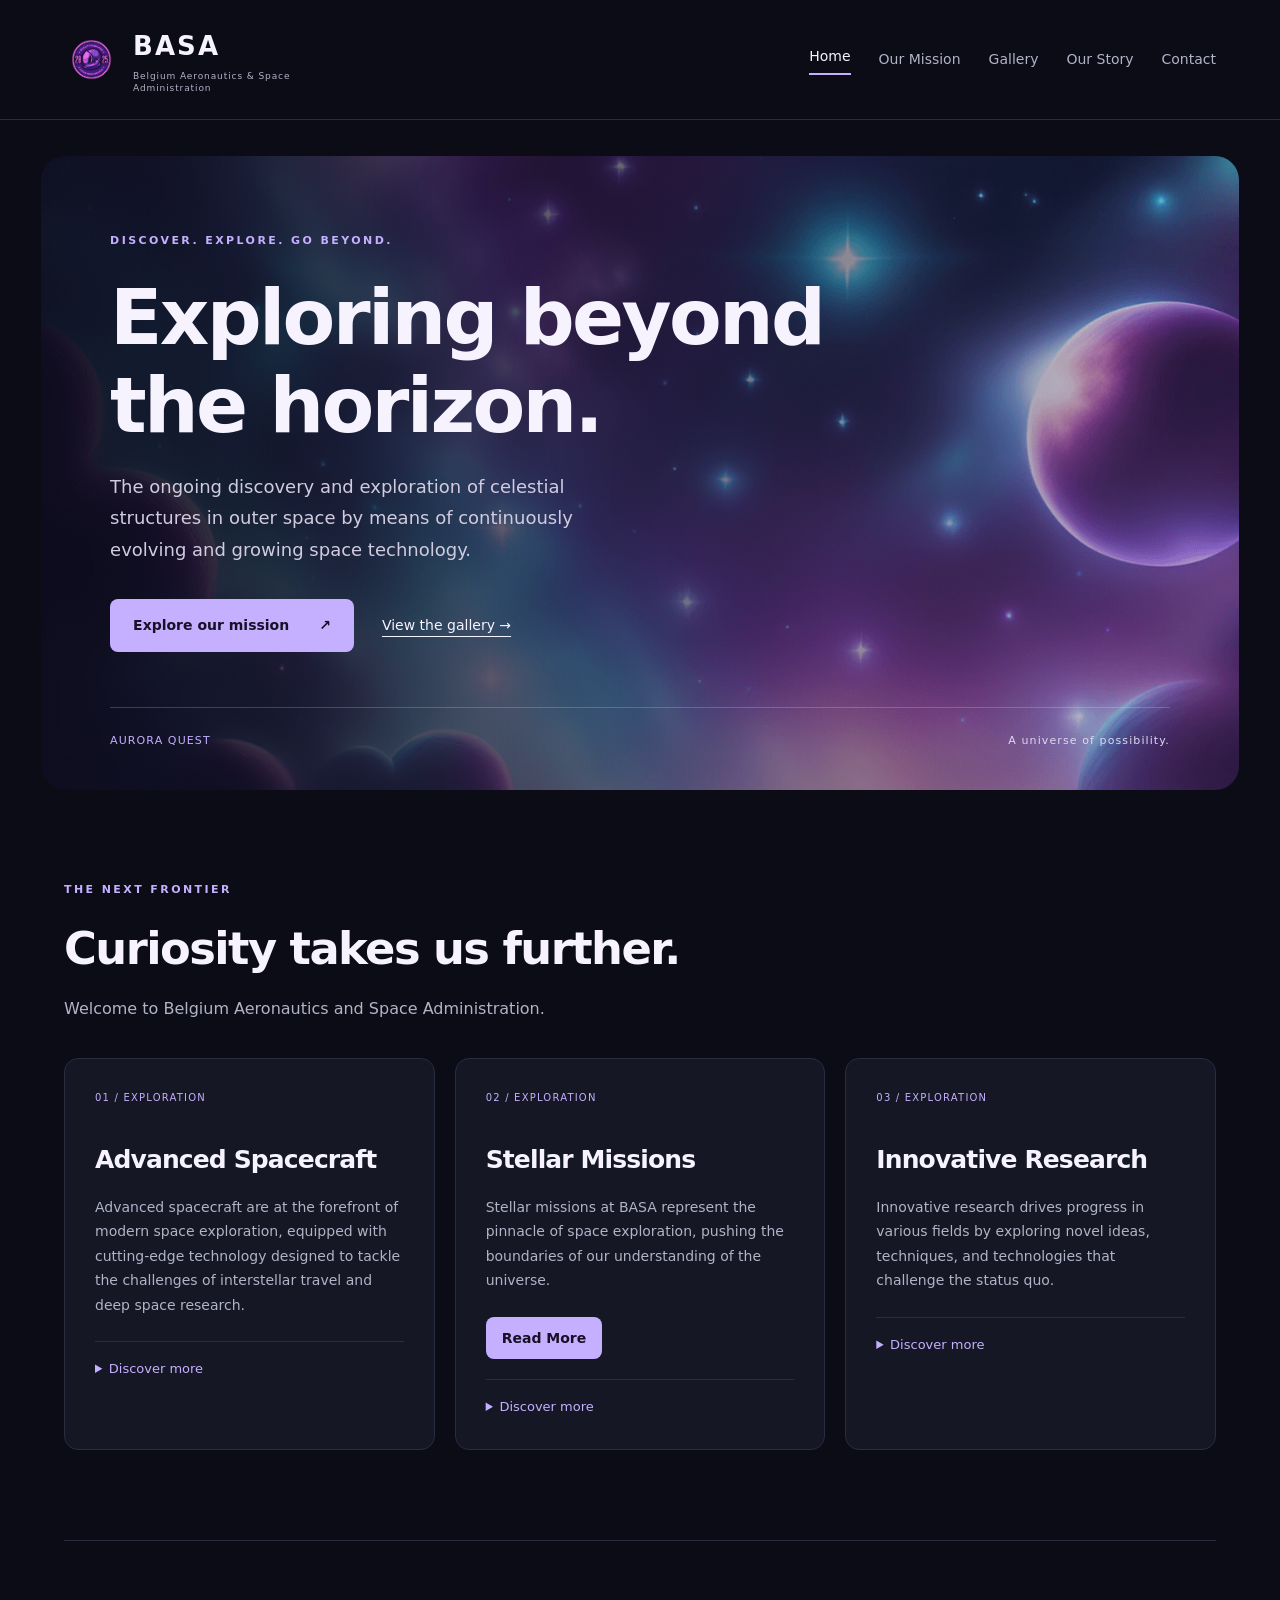
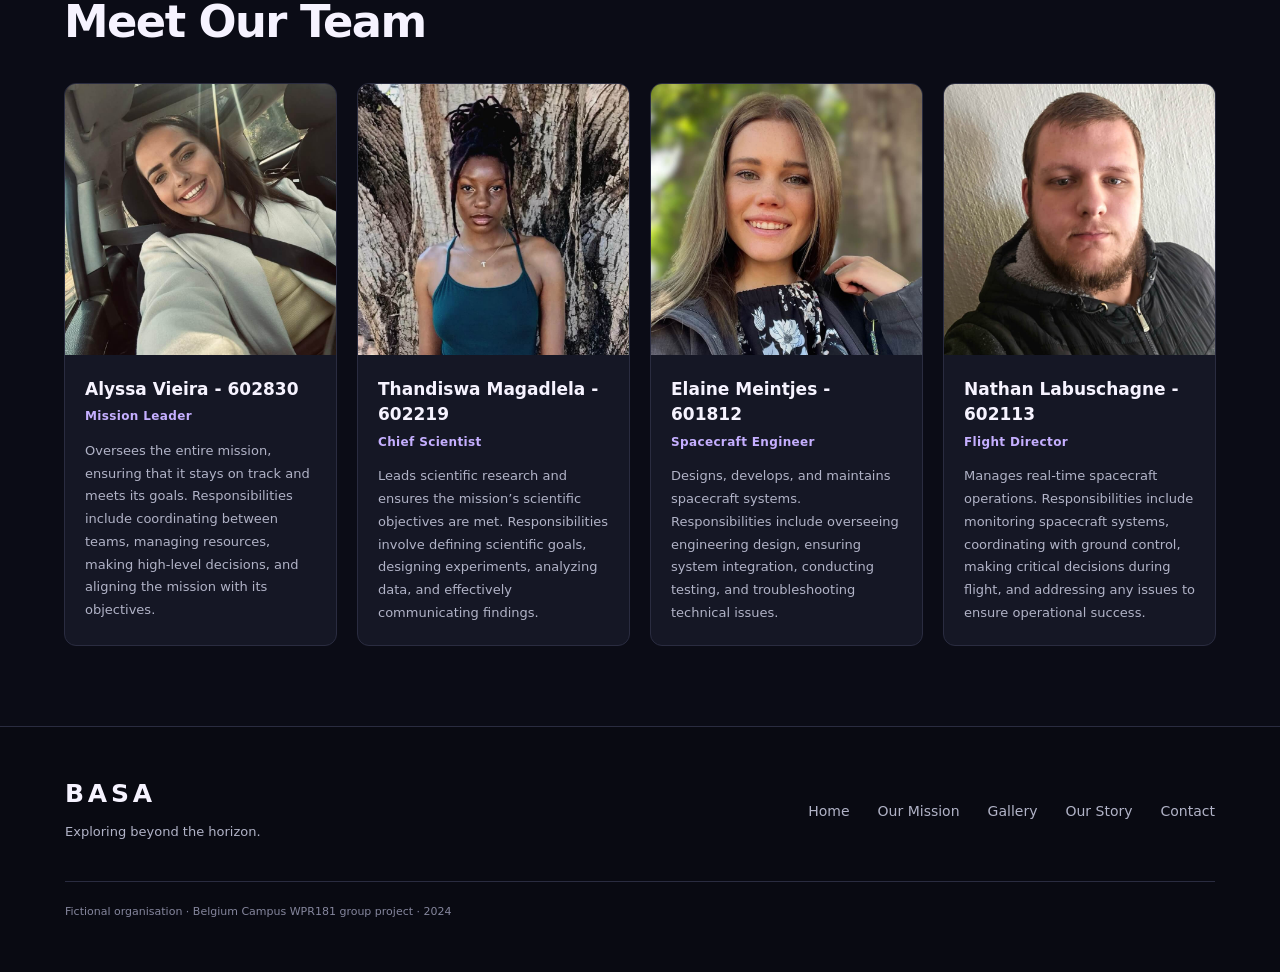
<file: index.html>
<!DOCTYPE html>
<html lang="en">
<head>
    <meta charset="UTF-8">
    <meta content="width=device-width,initial-scale=1" name="viewport">
    <title>BASA | Exploring Beyond the Horizon</title>
    <link href="BASA.css" rel="stylesheet">
</head>
<body>
    <a class="skip-link" href="#main-content">Skip to content</a><header class="site-header"><a class="brand" href="index.html"><img src="Images/Logo.png" alt="BASA logo"><span>BASA<small>Belgium Aeronautics &amp; Space Administration</small></span></a><nav aria-label="Main navigation"><a href="index.html" aria-current="page">Home</a><a href="OurMission.html">Our Mission</a><a href="Gallery.html">Gallery</a><a href="Info.html">Our Story</a><a href="Contact.html">Contact</a></nav></header><main id="main-content">
        <section class="hero">
            <p class="eyebrow">DISCOVER. EXPLORE. GO BEYOND.</p>
<h1>Exploring beyond the horizon.</h1>
            <p>The ongoing discovery and exploration of celestial structures in outer space by means of continuously evolving and growing space technology.</p>
        <div class="hero-actions">
<a class="button" href="OurMission.html">Explore our mission <span aria-hidden="true">↗</span></a><a class="text-link" href="Gallery.html">View the gallery →</a>
</div>
<div class="hero-caption">
<span>AURORA QUEST</span><span>A universe of possibility.</span>
</div></section>
        <div class="section-heading">
<p class="eyebrow">THE NEXT FRONTIER</p>
<h2>Curiosity takes us further.</h2>
<p>Welcome to Belgium Aeronautics and Space Administration.</p>
</div>
<section class="key-features">
            <div class="feature-item">
                <span class="card-number">01 / EXPLORATION</span><h2>Advanced Spacecraft</h2>
                <p>Advanced spacecraft are at the forefront of modern space exploration, equipped with cutting-edge technology designed to tackle the challenges of interstellar travel and deep space research.</p>
            <details><summary>Discover more</summary><p>These spacecraft feature sophisticated propulsion systems, such as ion drives and nuclear thermal engines, that enable them to traverse vast distances more efficiently. They are also fitted with high-resolution sensors and scientific instruments that can analyze cosmic phenomena, capture detailed images, and collect valuable data from distant celestial bodies. Advanced spacecraft are often built with durable materials and innovative designs to withstand the harsh conditions of space, including extreme temperatures and radiation. By pushing the boundaries of engineering and technology, these spacecraft not only enhance our ability to explore the outer reaches of the solar system but also pave the way for future missions that could reveal the mysteries of the universe.</p></details>
</div>
            <div class="feature-item">
                <span class="card-number">02 / EXPLORATION</span><h2>Stellar Missions</h2>
                <p>Stellar missions at BASA represent the pinnacle of space exploration, pushing the boundaries of our understanding of the universe.</p>
                <a href="OurMission.html" id="ReadMoreButton">Read More</a>
            <details><summary>Discover more</summary><p>These missions aim to explore the fundamental processes of stellar formation, evolution, and death, offering insights into the life cycles of stars and their impact on the cosmos. By deploying advanced telescopes, spacecraft, and observational technologies, BASA's stellar missions delve into phenomena such as supernovae, neutron stars, and black holes. Through these endeavors, scientists gather crucial data that not only enhance our knowledge of stellar mechanics but also contribute to our broader comprehension of cosmic history and the origins of elements essential for life. Each mission not only expands our scientific horizons but also inspires the next generation of astronomers and space explorers.</p></details>
</div>
            <div class="feature-item">
                <span class="card-number">03 / EXPLORATION</span><h2>Innovative Research</h2>
                <p>Innovative research drives progress in various fields by exploring novel ideas, techniques, and technologies that challenge the status quo.</p>
            <details><summary>Discover more</summary><p>It often involves interdisciplinary approaches, combining insights from different scientific disciplines to address complex problems and generate breakthrough discoveries. This type of research focuses on pushing the boundaries of current knowledge, utilizing cutting-edge tools and methodologies to uncover new phenomena and solve pressing issues. Whether through developing advanced materials, creating new computational models, or investigating unexplored areas of science, innovative research not only enhances our understanding of the world but also opens up new possibilities for practical applications and technological advancements. By fostering creativity and encouraging experimentation, it fuels progress and drives transformative changes across industries and society.</p></details>
</div>
        </section>
        <section class="team-section">
            <h2>Meet Our Team</h2>
            <section class="team-members">
                <div id="Alyssa">
                    <img alt="Alyssa Vieira" src="Images/Alyssa.jpg" loading="lazy">
                    <h3>Alyssa Vieira - 602830</h3>
                    <h4>Mission Leader</h4>
                    <p>Oversees the entire mission, ensuring that it stays on track and meets its goals. Responsibilities include coordinating between teams, managing resources, making high-level decisions, and aligning the mission with its objectives.</p>
                </div>
                <div id="Thandi">
                    <img alt="Thandiswa Magadlela" src="Images/Thandiswa.jpg" loading="lazy">
                    <h3>Thandiswa Magadlela - 602219</h3>
                    <h4>Chief Scientist</h4>
                    <p>Leads scientific research and ensures the mission’s scientific objectives are met. Responsibilities involve defining scientific goals, designing experiments, analyzing data, and effectively communicating findings.</p>
                </div>
                <div id="Elaine">
                    <img alt="Elaine Meintjes" src="Images/Elaine.jpg" loading="lazy">
                    <h3>Elaine Meintjes - 601812</h3>
                    <h4>Spacecraft Engineer</h4>
                    <p>Designs, develops, and maintains spacecraft systems. Responsibilities include overseeing engineering design, ensuring system integration, conducting testing, and troubleshooting technical issues.</p>
                </div>
                <div id="Nathan">
                    <img alt="Nathan Labuschagne" src="Images/Nathan.jpg" loading="lazy">
                    <h3>Nathan Labuschagne - 602113</h3>
                    <h4>Flight Director</h4>
                    <p>Manages real-time spacecraft operations. Responsibilities include monitoring spacecraft systems, coordinating with ground control, making critical decisions during flight, and addressing any issues to ensure operational success.</p>
                </div>
            </section>
        </section>
    </main>
    <footer class="site-footer"><div>
<strong>BASA</strong><p>Exploring beyond the horizon.</p>
</div>
<nav aria-label="Footer navigation"><a href="index.html">Home</a><a href="OurMission.html">Our Mission</a><a href="Gallery.html">Gallery</a><a href="Info.html">Our Story</a><a href="Contact.html">Contact</a></nav><p class="project-note">Fictional organisation · Belgium Campus WPR181 group project · 2024</p></footer>
</body>
</html>
</file>
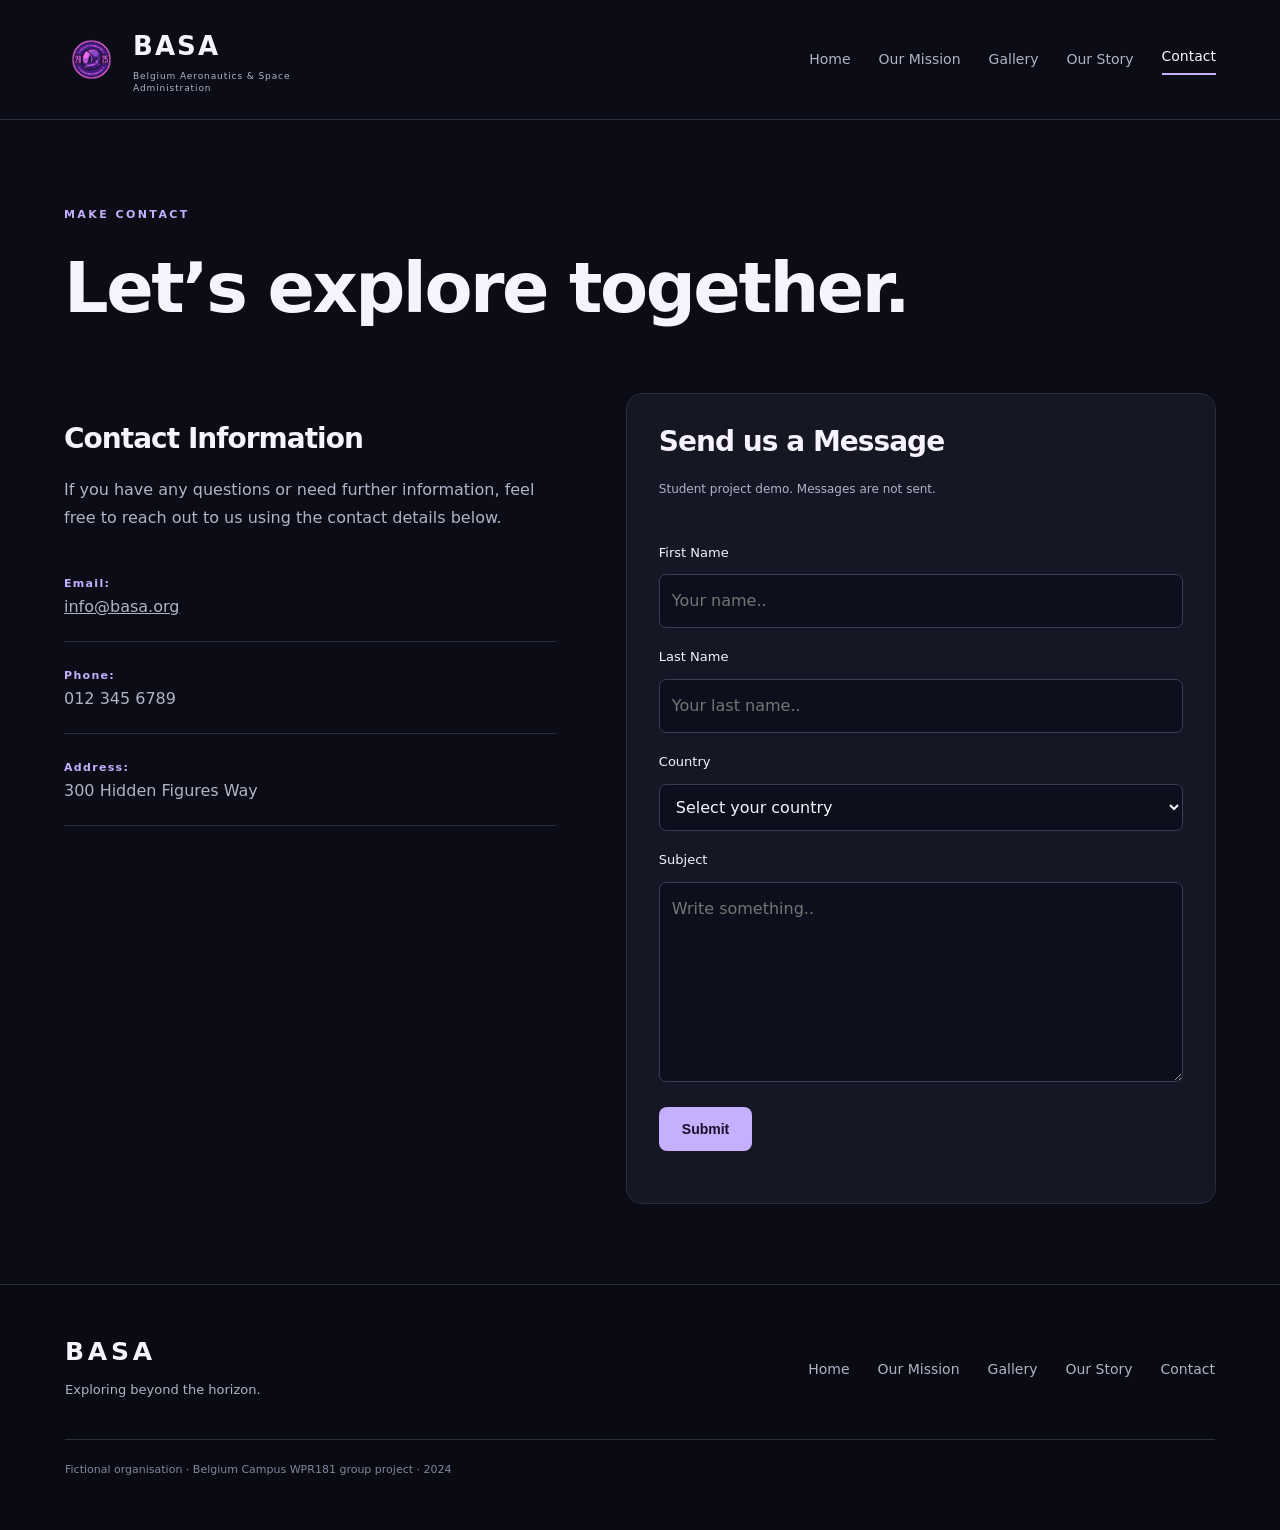
<file: Contact.html>
<!DOCTYPE html>
<html lang="en">
<head>
    <meta charset="UTF-8">
    <meta content="width=device-width,initial-scale=1" name="viewport">
    <title>Contact Us - Belgium Aeronautics and Space Administration | BASA</title>
    <link href="BASA.css" rel="stylesheet">
</head>
<body>
    <a class="skip-link" href="#main-content">Skip to content</a><header class="site-header"><a class="brand" href="index.html"><img src="Images/Logo.png" alt="BASA logo"><span>BASA<small>Belgium Aeronautics &amp; Space Administration</small></span></a><nav aria-label="Main navigation"><a href="index.html">Home</a><a href="OurMission.html">Our Mission</a><a href="Gallery.html">Gallery</a><a href="Info.html">Our Story</a><a href="Contact.html" aria-current="page">Contact</a></nav></header><main id="main-content" class="contact-layout">
        <section class="page-intro"><p class="eyebrow">MAKE CONTACT</p>
<h1>Let’s explore together.</h1></section><section class="contact-info">
            <h2>Contact Information</h2>
            <p>If you have any questions or need further information, feel free to reach out to us using the contact details below.</p>
            <address>
                <p><strong>Email:</strong><a href="mailto:info@basa.org">info@basa.org</a></p>
                <p><strong>Phone:</strong>012 345 6789</p>
                <p><strong>Address:</strong>300 Hidden Figures Way</p>
            </address>
        </section>
        <section class="contact form">
            <h2>Send us a Message</h2>
            <div class="container">
                <form id="demo-contact">
                    <p class="form-note">Student project demo. Messages are not sent.</p>
<label for="fname">First Name</label>
                    <input id="fname" name="firstname" placeholder="Your name.." type="text" required="required">
                    <label for="lname">Last Name</label>
                    <input id="lname" name="lastname" placeholder="Your last name.." type="text" required="required">
                    <label for="country">Country</label>
                    <select id="country" name="country">
                        <option value="" disabled selected>Select your country</option>
                        <option value="australia">Australia</option>
                        <option value="canada">Canada</option>
                        <option value="usa">USA</option>
                        <option value="uk">United Kingdom</option>
                        <option value="germany">Germany</option>
                        <option value="france">France</option>
                        <option value="italy">Italy</option>
                        <option value="spain">Spain</option>
                        <option value="netherlands">Netherlands</option>
                        <option value="belgium">Belgium</option>
                        <option value="india">India</option>
                        <option value="china">China</option>
                        <option value="japan">Japan</option>
                        <option value="south-korea">South Korea</option>
                        <option value="brazil">Brazil</option>
                        <option value="mexico">Mexico</option>
                        <option value="south-africa">South Africa</option>
                        <option value="russia">Russia</option>
                    </select>
                    <label for="subject">Subject</label>
                    <textarea id="subject" name="subject" placeholder="Write something.." style="height:200px"></textarea>
                    <input type="submit" value="Submit">
                <p id="form-status" role="status"></p>
</form>
            </div>
        </section>
    </main>
    <footer class="site-footer"><div>
<strong>BASA</strong><p>Exploring beyond the horizon.</p>
</div>
<nav aria-label="Footer navigation"><a href="index.html">Home</a><a href="OurMission.html">Our Mission</a><a href="Gallery.html">Gallery</a><a href="Info.html">Our Story</a><a href="Contact.html">Contact</a></nav><p class="project-note">Fictional organisation · Belgium Campus WPR181 group project · 2024</p></footer><script>document.getElementById('demo-contact').addEventListener('submit',function(e){e.preventDefault();document.getElementById('form-status').textContent='Thank you! This demonstration does not send or store messages.';});</script>
</body>
</html>
</file>
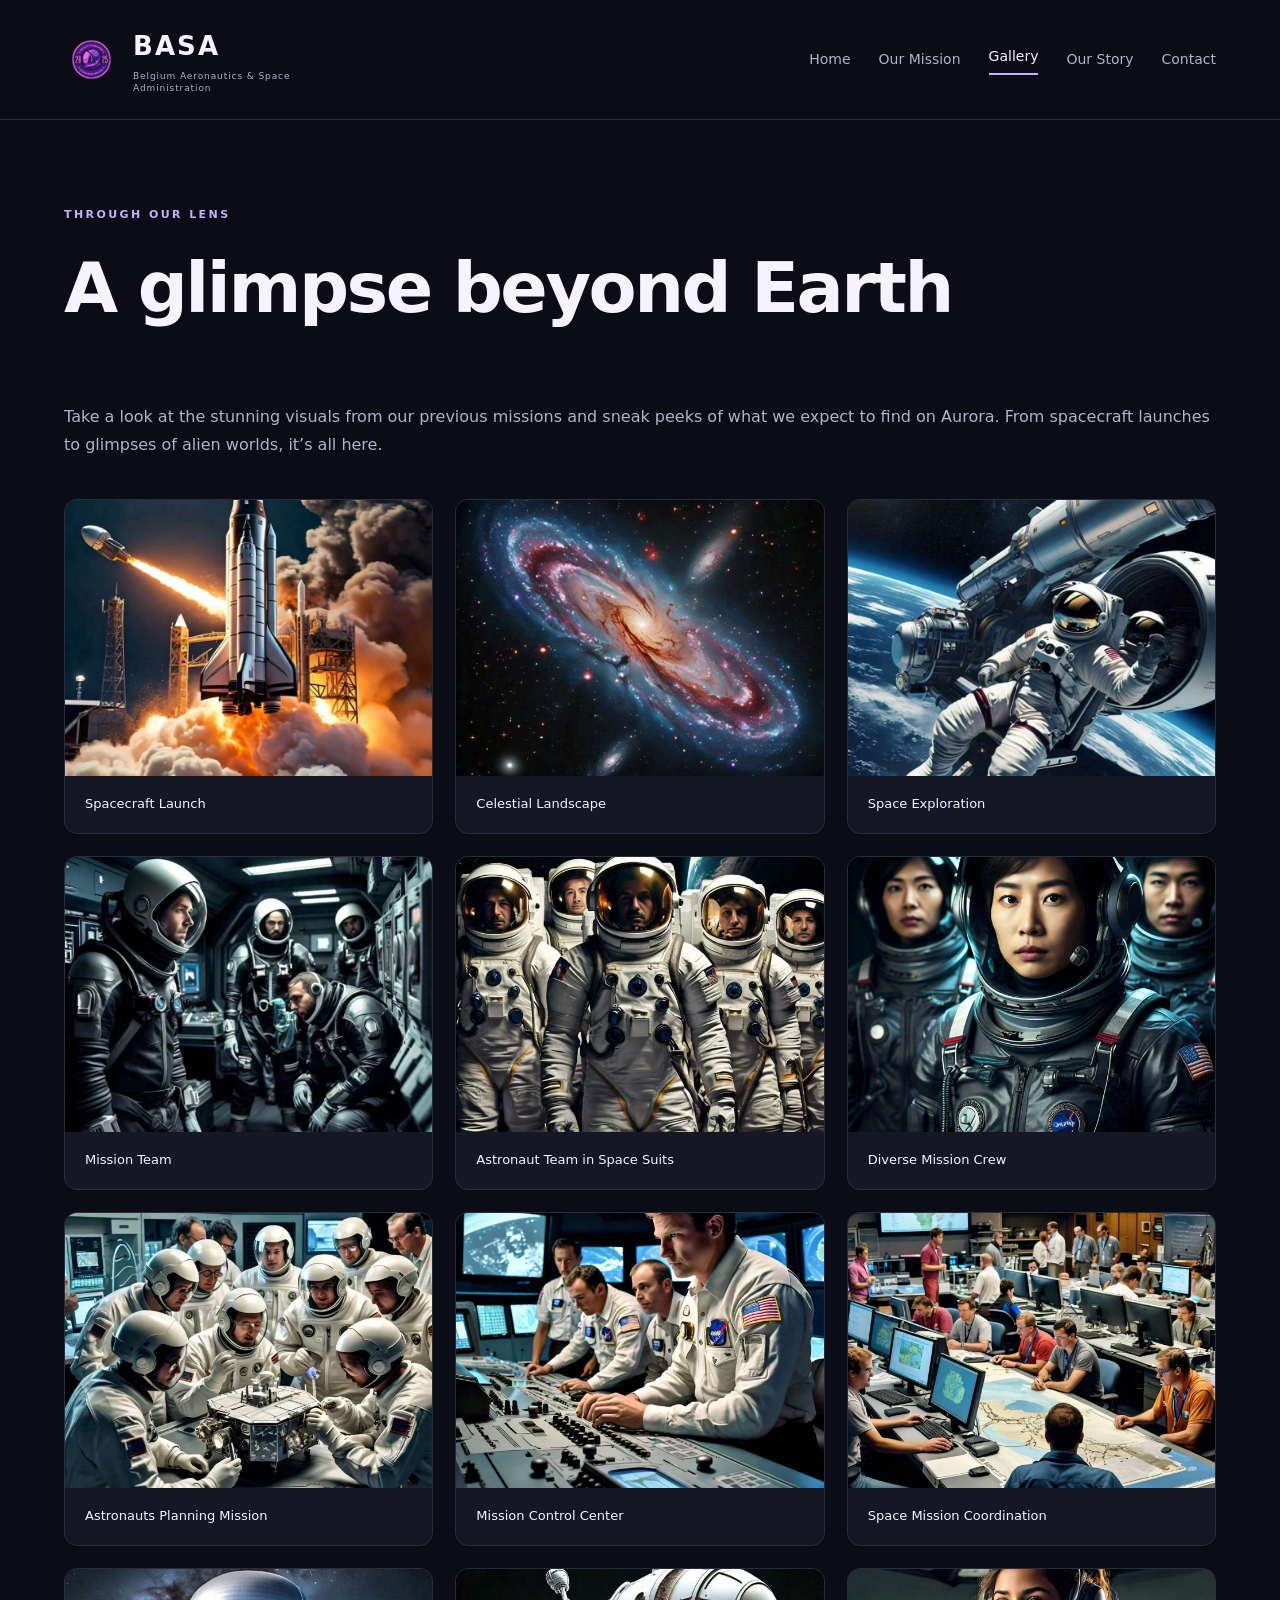
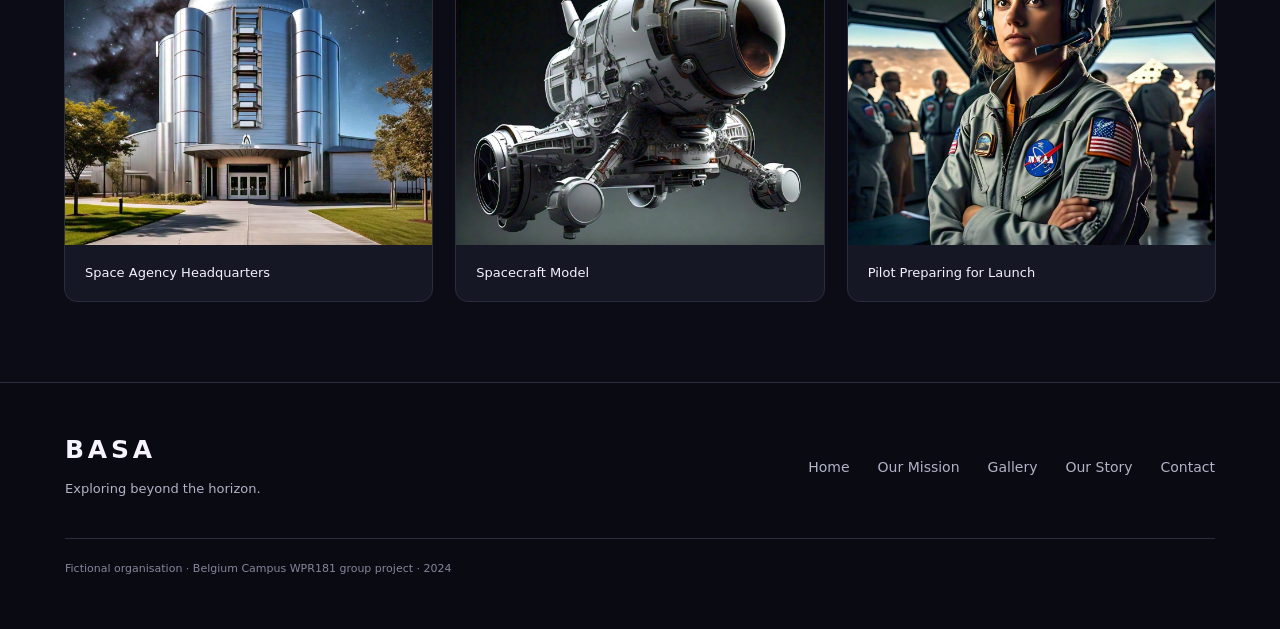
<file: Gallery.html>
<!DOCTYPE html>
<html lang="en">
<head>
    <meta charset="UTF-8">
    <meta content="width=device-width, initial-scale=1" name="viewport">
    <title>Gallery | BASA</title>
    <link href="BASA.css" rel="stylesheet">
</head>
<body>
    <a class="skip-link" href="#main-content">Skip to content</a><header class="site-header"><a class="brand" href="index.html"><img src="Images/Logo.png" alt="BASA logo"><span>BASA<small>Belgium Aeronautics &amp; Space Administration</small></span></a><nav aria-label="Main navigation"><a href="index.html">Home</a><a href="OurMission.html">Our Mission</a><a href="Gallery.html" aria-current="page">Gallery</a><a href="Info.html">Our Story</a><a href="Contact.html">Contact</a></nav></header><main id="main-content">
        <section class="page-intro"><p class="eyebrow">THROUGH OUR LENS</p>
<h1>A glimpse beyond Earth</h1></section><p>Take a look at the stunning visuals from our previous missions and sneak peeks of what we expect to find on Aurora. From spacecraft launches to glimpses of alien worlds, it’s all here.</p>
        <section class="gallery">
            <div class="gallery-item">
                <a href="Images/spacecraft-launch.jpg" target="_blank" rel="noopener noreferrer">
                    <img alt="Spacecraft Launch" src="Images/spacecraft-launch.jpg" loading="lazy">
                </a>
                <div class="desc">Spacecraft Launch</div>
            </div>
            <div class="gallery-item">
                <a href="Images/celestial-landscape.jpg" target="_blank" rel="noopener noreferrer">
                    <img alt="Galactic Swirl" src="Images/celestial-landscape.jpg" loading="lazy">
                </a>
                <div class="desc">Celestial Landscape</div>
            </div>
            <div class="gallery-item">
                <a href="Images/space-exploration.jpg" target="_blank" rel="noopener noreferrer">
                    <img alt="Orbiting Earth" src="Images/space-exploration.jpg" loading="lazy">
                </a>
                <div class="desc">Space Exploration</div>
            </div>
            <div class="gallery-item">
                <a href="Images/mission-team.jpg" target="_blank" rel="noopener noreferrer">
                    <img alt="Galactic Gear-Up" src="Images/mission-team.jpg" loading="lazy">
                </a>
                <div class="desc">Mission Team</div>
            </div>
            <div class="gallery-item">
                <a href="Images/astronauts1.jpg" target="_blank" rel="noopener noreferrer">
                    <img alt="Our Great Team" src="Images/astronauts1.jpg" loading="lazy">
                </a>
                <div class="desc">Astronaut Team in Space Suits</div>
            </div>
            <div class="gallery-item">
                <a href="Images/astronauts2.jpg" target="_blank" rel="noopener noreferrer">
                    <img alt="Mission Ready" src="Images/astronauts2.jpg" loading="lazy">
                </a>
                <div class="desc">Diverse Mission Crew</div>
            </div>
            <div class="gallery-item">
                <a href="Images/astronauts3.jpg" target="_blank" rel="noopener noreferrer">
                    <img alt="Cosmic Collaboration" src="Images/astronauts3.jpg" loading="lazy">
                </a>
                <div class="desc">Astronauts Planning Mission</div>
            </div>
            <div class="gallery-item">
                <a href="Images/astronauts4.jpg" target="_blank" rel="noopener noreferrer">
                    <img alt="Mission Control Center" src="Images/astronauts4.jpg" loading="lazy">
                </a>
                <div class="desc">Mission Control Center</div>
            </div>
            <div class="gallery-item">
                <a href="Images/astronauts5.jpg" target="_blank" rel="noopener noreferrer">
                    <img alt="Mission Maneuver" src="Images/astronauts5.jpg" loading="lazy">
                </a>
                <div class="desc">Space Mission Coordination</div>
            </div>
            <div class="gallery-item">
                <a href="Images/astronauts6.jpg" target="_blank" rel="noopener noreferrer">
                    <img alt="BASA Headquarters" src="Images/astronauts6.jpg" loading="lazy">
                </a>
                <div class="desc">Space Agency Headquarters</div>
            </div>
            <div class="gallery-item">
                <a href="Images/astronauts7.jpg" target="_blank" rel="noopener noreferrer">
                    <img alt="Orbital Cruiser" src="Images/astronauts7.jpg" loading="lazy">
                </a>
                <div class="desc">Spacecraft Model</div>
            </div>
            <div class="gallery-item">
                <a href="Images/astronauts8.jpg" target="_blank" rel="noopener noreferrer">
                    <img alt="Crew Operations Specialist" src="Images/astronauts8.jpg" loading="lazy">
                </a>
                <div class="desc">Pilot Preparing for Launch </div>
            </div>
        </section>
    </main>
    <footer class="site-footer"><div>
<strong>BASA</strong><p>Exploring beyond the horizon.</p>
</div>
<nav aria-label="Footer navigation"><a href="index.html">Home</a><a href="OurMission.html">Our Mission</a><a href="Gallery.html">Gallery</a><a href="Info.html">Our Story</a><a href="Contact.html">Contact</a></nav><p class="project-note">Fictional organisation · Belgium Campus WPR181 group project · 2024</p></footer>
</body>
</html>
</file>
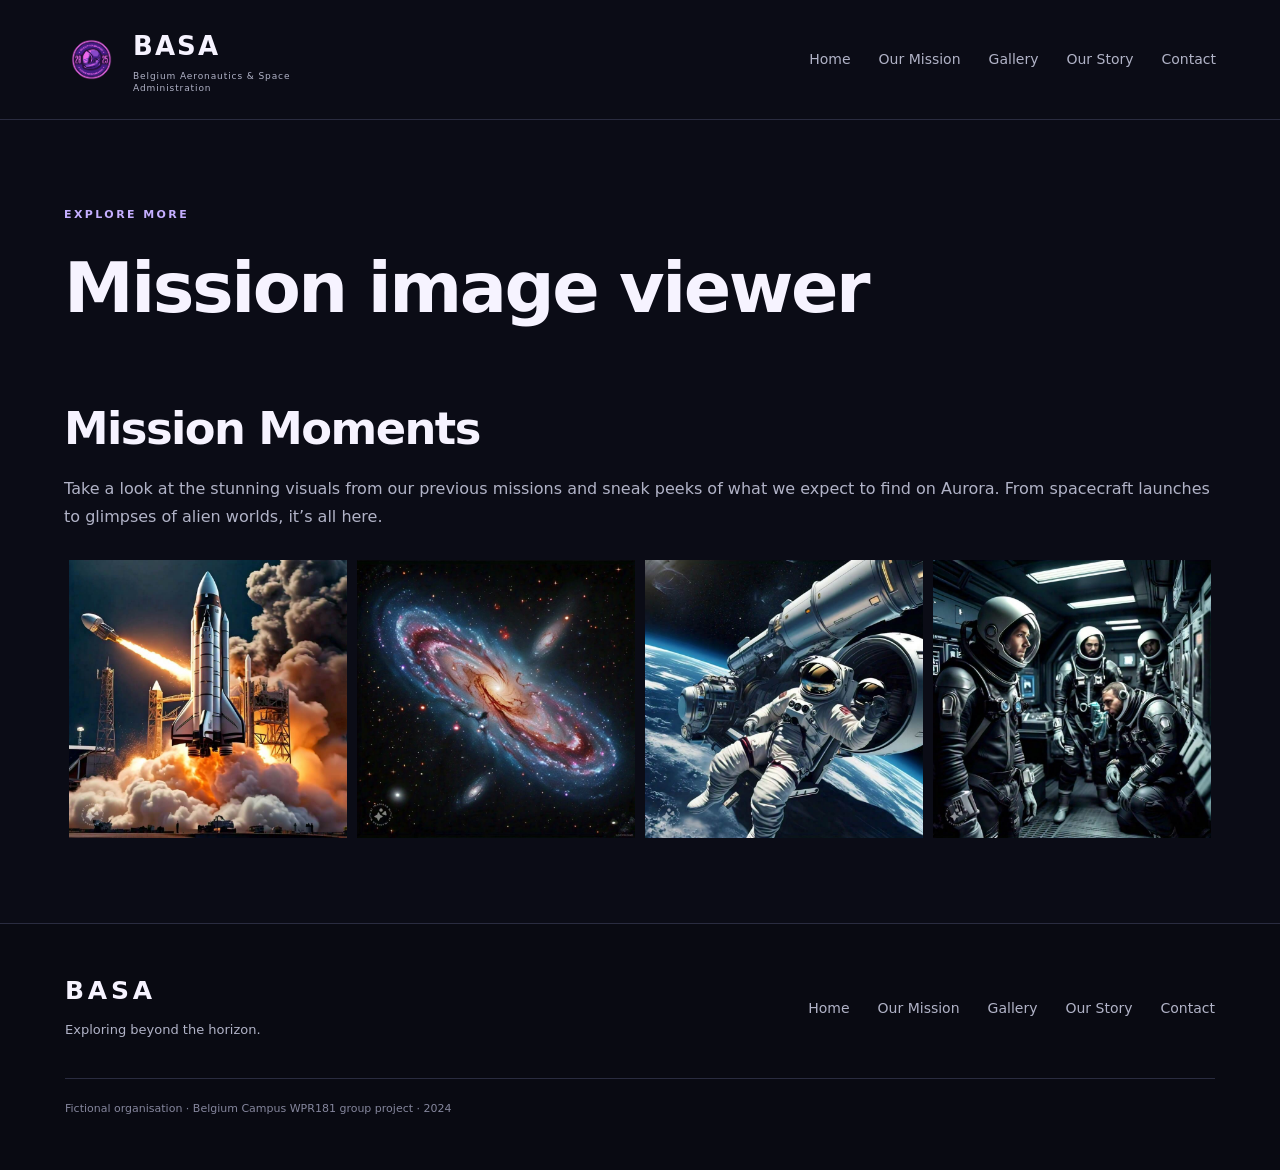
<file: GalleryExpanded.html>
<!DOCTYPE html>
<html lang="en">
<head>
    <meta charset="UTF-8">
    <meta content="width=device-width,initial-scale=1" name="viewport">
    <title>Gallery | BASA</title>
    <link href="BASA.css" rel="stylesheet">
    <style>.row{display:flex;flex-wrap:wrap;justify-content:center}.column{flex:25%;max-width:25%;padding:5px}.column img{width:100%;cursor:pointer}.container{display:none;position:fixed;z-index:1;left:0;top:0;width:100%;height:100%;overflow:auto;background-color:rgba(0,0,0,.8);padding-top:60px}.container img{margin:auto;display:block;width:80%;max-width:700px}.closebtn{position:absolute;top:15px;right:35px;color:#f1f1f1;font-size:40px;font-weight:700;cursor:pointer}.closebtn:hover{color:#bbb}#imgtext{text-align:center;color:#f1f1f1;padding:10px}@media (max-width:768px){.column{flex:50%;max-width:50%}}@media (max-width:480px){.column{flex:100%;max-width:100%}}</style>
</head>
<body>
    <a class="skip-link" href="#main-content">Skip to content</a><header class="site-header"><a class="brand" href="index.html"><img src="Images/Logo.png" alt="BASA logo"><span>BASA<small>Belgium Aeronautics &amp; Space Administration</small></span></a><nav aria-label="Main navigation"><a href="index.html">Home</a><a href="OurMission.html">Our Mission</a><a href="Gallery.html">Gallery</a><a href="Info.html">Our Story</a><a href="Contact.html">Contact</a></nav></header><main id="main-content">
        <section class="page-intro"><p class="eyebrow">EXPLORE MORE</p>
<h1>Mission image viewer</h1></section><section>
            <h2>Mission Moments</h2>
            <p>Take a look at the stunning visuals from our previous missions and sneak peeks of what we expect to find on Aurora. From spacecraft launches to glimpses of alien worlds, it’s all here.</p>
            <div class="row">
                <div class="column">
                    <img alt="Spacecraft Launch" src="Images/spacecraft-launch.jpg" onclick="myFunction(this)" loading="lazy">
                </div>
                <div class="column">
                    <img alt="Celestial Landscape" src="Images/celestial-landscape.jpg" onclick="myFunction(this)" loading="lazy">
                </div>
                <div class="column">
                    <img alt="Space Exploration" src="Images/space-exploration.jpg" onclick="myFunction(this)" loading="lazy">
                </div>
                <div class="column">
                    <img alt="Mission Team" src="Images/mission-team.jpg" onclick="myFunction(this)" loading="lazy">
                </div>
            </div>
            <div class="container">
                <span class="closebtn" onclick='this.parentElement.style.display="none"'>x</span>
                <img id="expandedImg" loading="lazy">
                <div id="imgtext"></div>
            </div>
        </section>
    </main>
    <script>function myFunction(e){var t=document.getElementById("expandedImg"),n=document.getElementById("imgtext");t.src=e.src,n.innerHTML=e.alt,document.querySelector(".container").style.display="block"}</script>
<footer class="site-footer"><div>
<strong>BASA</strong><p>Exploring beyond the horizon.</p>
</div>
<nav aria-label="Footer navigation"><a href="index.html">Home</a><a href="OurMission.html">Our Mission</a><a href="Gallery.html">Gallery</a><a href="Info.html">Our Story</a><a href="Contact.html">Contact</a></nav><p class="project-note">Fictional organisation · Belgium Campus WPR181 group project · 2024</p></footer>
</body>
</html>
</file>
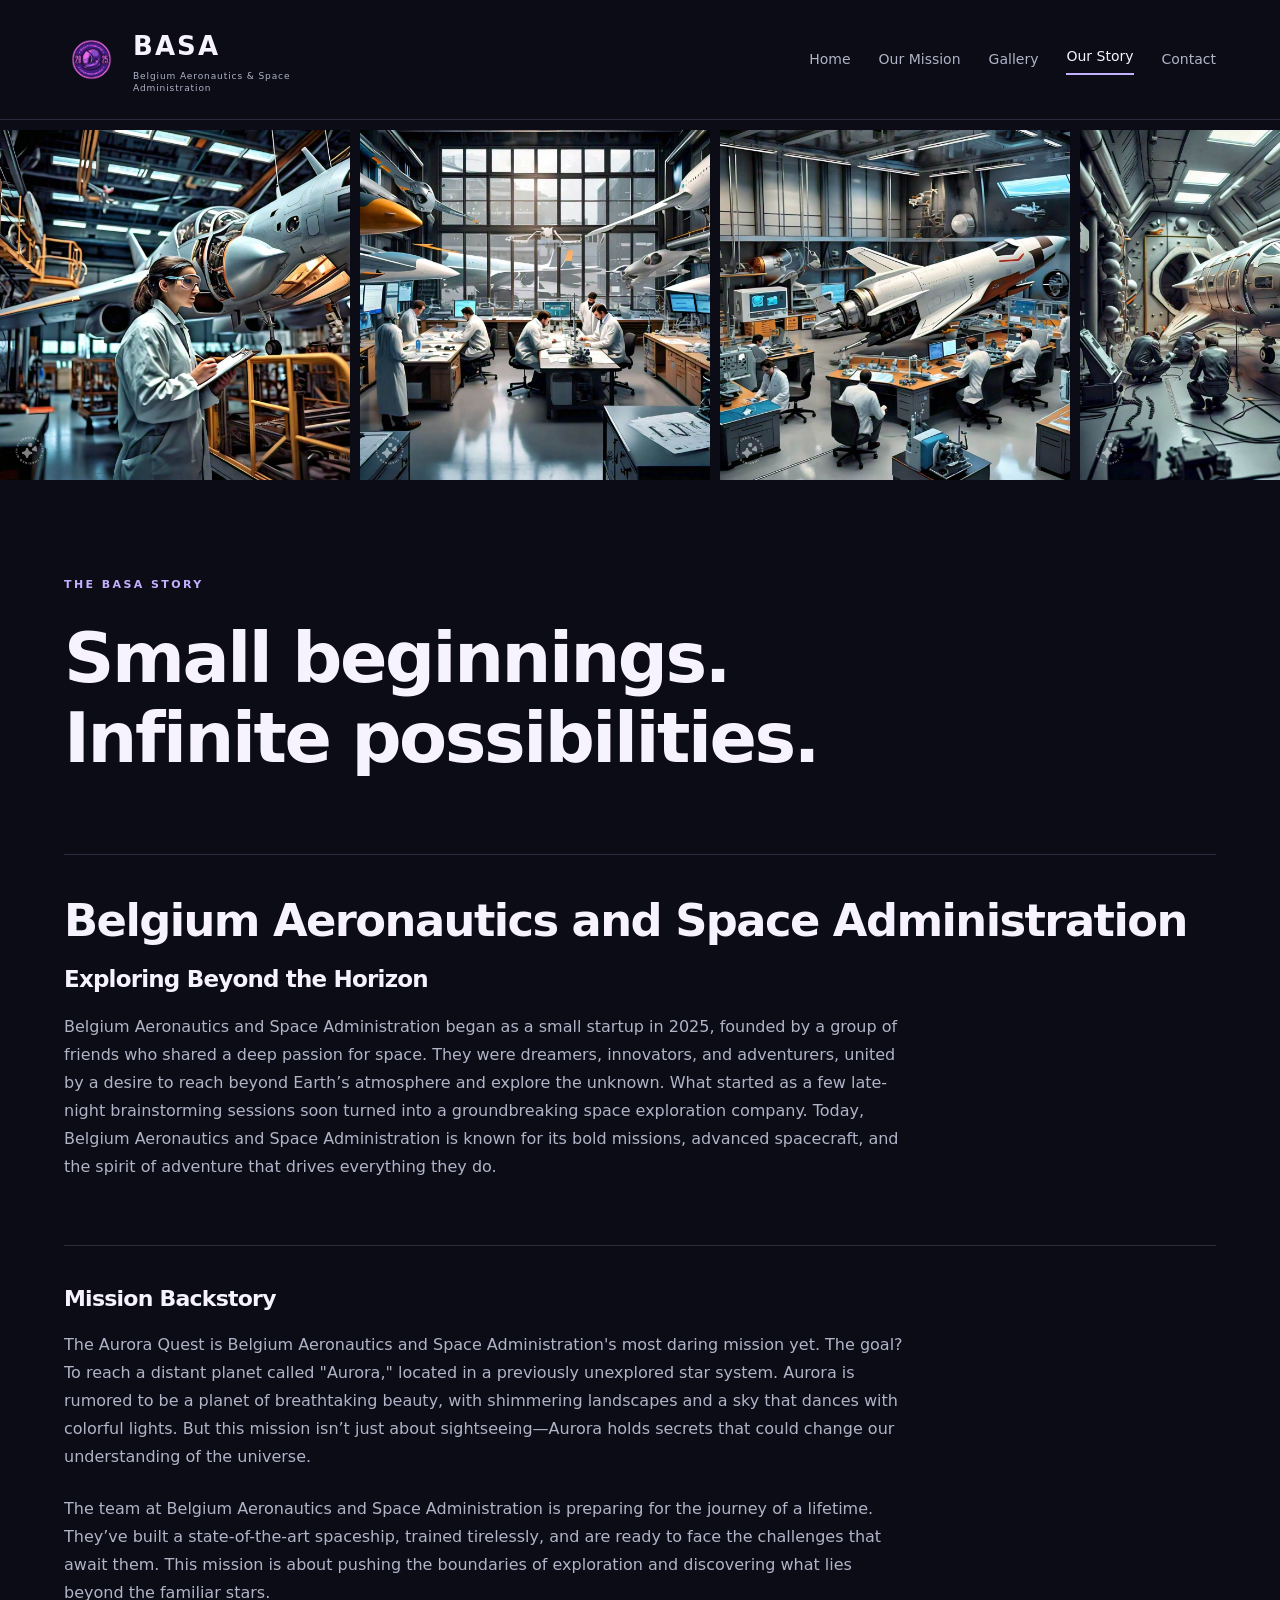
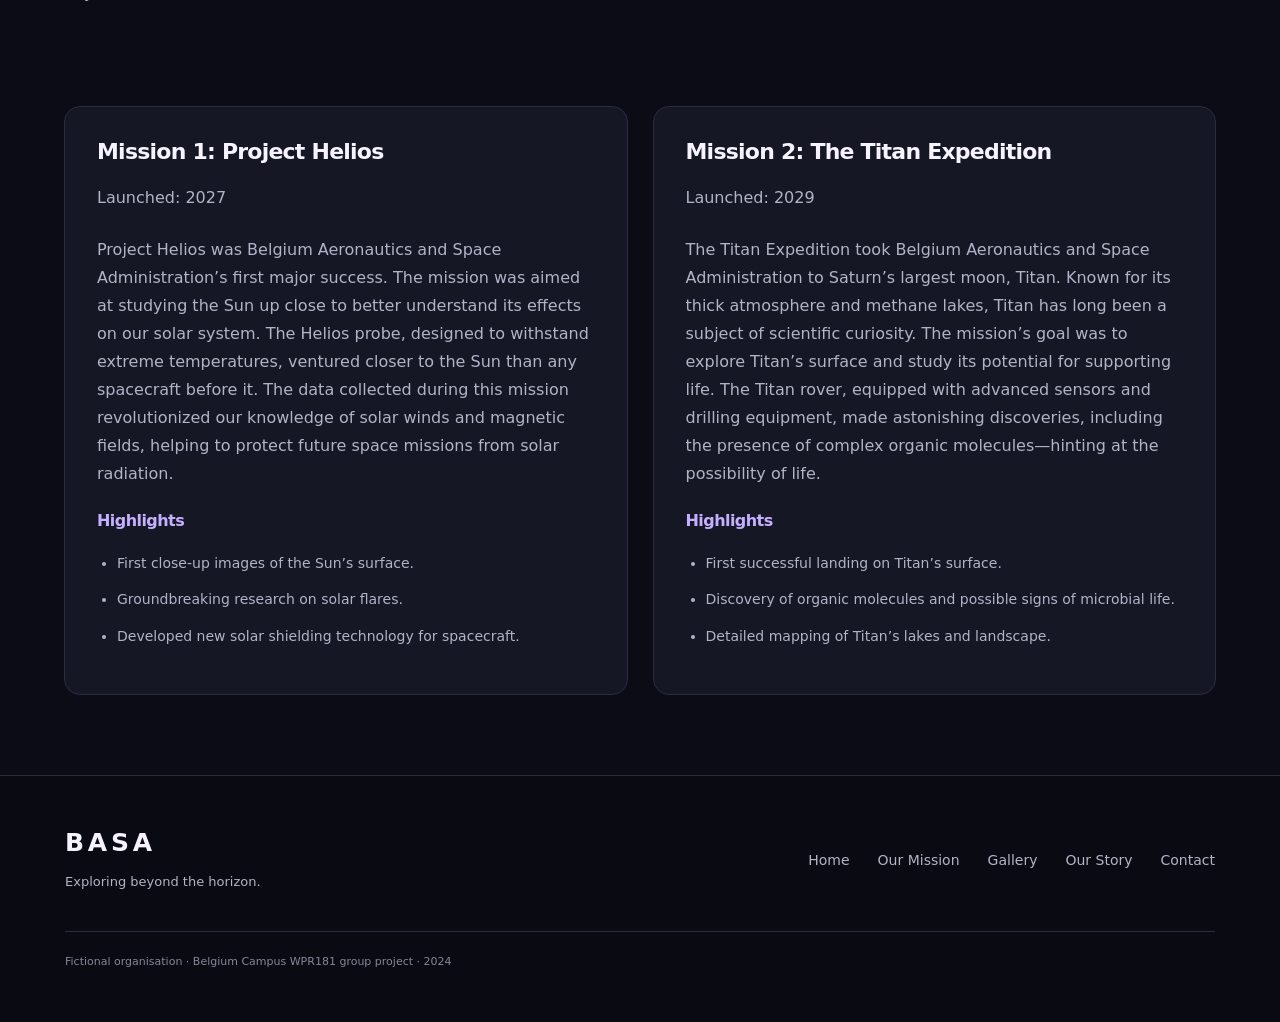
<file: Info.html>
<!DOCTYPE html>
<html lang="en">
<head>
    <meta charset="UTF-8">
    <meta content="width=device-width,initial-scale=1" name="viewport">
    <title>About Us | BASA</title>
    <link href="BASA.css" rel="stylesheet">
    <style>.scroll-container{display:flex;overflow-x:auto;padding:10px;gap:10px;scroll-snap-type:x mandatory}.scroll-container img{height:350px;scroll-snap-align:start;object-fit:cover;cursor:pointer;transition:all .9s}.scroll-container img:hover{position:relative;scale:1.7;margin-left:100px;z-index:1001}</style>
</head>
<body>
    <a class="skip-link" href="#main-content">Skip to content</a><header class="site-header"><a class="brand" href="index.html"><img src="Images/Logo.png" alt="BASA logo"><span>BASA<small>Belgium Aeronautics &amp; Space Administration</small></span></a><nav aria-label="Main navigation"><a href="index.html">Home</a><a href="OurMission.html">Our Mission</a><a href="Gallery.html">Gallery</a><a href="Info.html" aria-current="page">Our Story</a><a href="Contact.html">Contact</a></nav></header><section class="scroll-container">
        <img alt="Operation Hub" src="Images/info6.jpg" loading="lazy">
        <img alt="MissionCenter" src="Images/info5.jpg" loading="lazy">
        <img alt="Command Center" src="Images/info4.jpg" loading="lazy">
        <img alt="Mission Base" src="Images/info3.jpg" loading="lazy">
        <img alt="Flight Operations Center" src="Images/info2.jpg" loading="lazy">
        <img alt="Mission Operations Facility" src="Images/info1.jpg" loading="lazy">
    </section>
    <main id="main-content">
        
                <section class="page-intro"><p class="eyebrow">THE BASA STORY</p>
<h1>Small beginnings. Infinite possibilities.</h1></section><section class="about-us">
                    <h2>Belgium Aeronautics and Space Administration</h2>
                    <h3>Exploring Beyond the Horizon</h3>
                    <p>Belgium Aeronautics and Space Administration began as a small startup in 2025, founded by a group of friends who shared a deep passion for space. They were dreamers, innovators, and adventurers, united by a desire to reach beyond Earth’s atmosphere and explore the unknown. What started as a few late-night brainstorming sessions soon turned into a groundbreaking space exploration company. Today, Belgium Aeronautics and Space Administration is known for its bold missions, advanced spacecraft, and the spirit of adventure that drives everything they do.</p>
                </section>
                <section class="mission-backstory">
                    <h4>Mission Backstory</h4>
                    <p>The Aurora Quest is Belgium Aeronautics and Space Administration's most daring mission yet. The goal? To reach a distant planet called "Aurora," located in a previously unexplored star system. Aurora is rumored to be a planet of breathtaking beauty, with shimmering landscapes and a sky that dances with colorful lights. But this mission isn’t just about sightseeing—Aurora holds secrets that could change our understanding of the universe.</p>
                    <p>The team at Belgium Aeronautics and Space Administration is preparing for the journey of a lifetime. They’ve built a state-of-the-art spaceship, trained tirelessly, and are ready to face the challenges that await them. This mission is about pushing the boundaries of exploration and discovering what lies beyond the familiar stars.</p>
                </section>
                <div class="missions">
                <section class="mission-1">
                    <h4>Mission 1: Project Helios</h4>
                    <p>Launched: 2027</p>
                    <p>Project Helios was Belgium Aeronautics and Space Administration’s first major success. The mission was aimed at studying the Sun up close to better understand its effects on our solar system. The Helios probe, designed to withstand extreme temperatures, ventured closer to the Sun than any spacecraft before it. The data collected during this mission revolutionized our knowledge of solar winds and magnetic fields, helping to protect future space missions from solar radiation.</p>
                    <h5>Highlights</h5>
                    <ul class="highlight-1">
                        <li id="one">First close-up images of the Sun’s surface.</li>
                        <li id="two">Groundbreaking research on solar flares.</li>
                        <li id="three">Developed new solar shielding technology for spacecraft.</li>
                    </ul>
                </section>
                <section class="mission-2">
                    <h4>Mission 2: The Titan Expedition</h4>
                    <p>Launched: 2029</p>
                    <p>The Titan Expedition took Belgium Aeronautics and Space Administration to Saturn’s largest moon, Titan. Known for its thick atmosphere and methane lakes, Titan has long been a subject of scientific curiosity. The mission’s goal was to explore Titan’s surface and study its potential for supporting life. The Titan rover, equipped with advanced sensors and drilling equipment, made astonishing discoveries, including the presence of complex organic molecules—hinting at the possibility of life.</p>
                    <h5>Highlights</h5>
                    <ul class="highlight-2">
                        <li id="one-2">First successful landing on Titan’s surface.</li>
                        <li id="two-2">Discovery of organic molecules and possible signs of microbial life.</li>
                        <li id="three-2">Detailed mapping of Titan’s lakes and landscape.</li>   
                    </ul>
                </section>
               </div>
        
    </main>
    <footer class="site-footer"><div>
<strong>BASA</strong><p>Exploring beyond the horizon.</p>
</div>
<nav aria-label="Footer navigation"><a href="index.html">Home</a><a href="OurMission.html">Our Mission</a><a href="Gallery.html">Gallery</a><a href="Info.html">Our Story</a><a href="Contact.html">Contact</a></nav><p class="project-note">Fictional organisation · Belgium Campus WPR181 group project · 2024</p></footer>
</body>
</html>
</file>
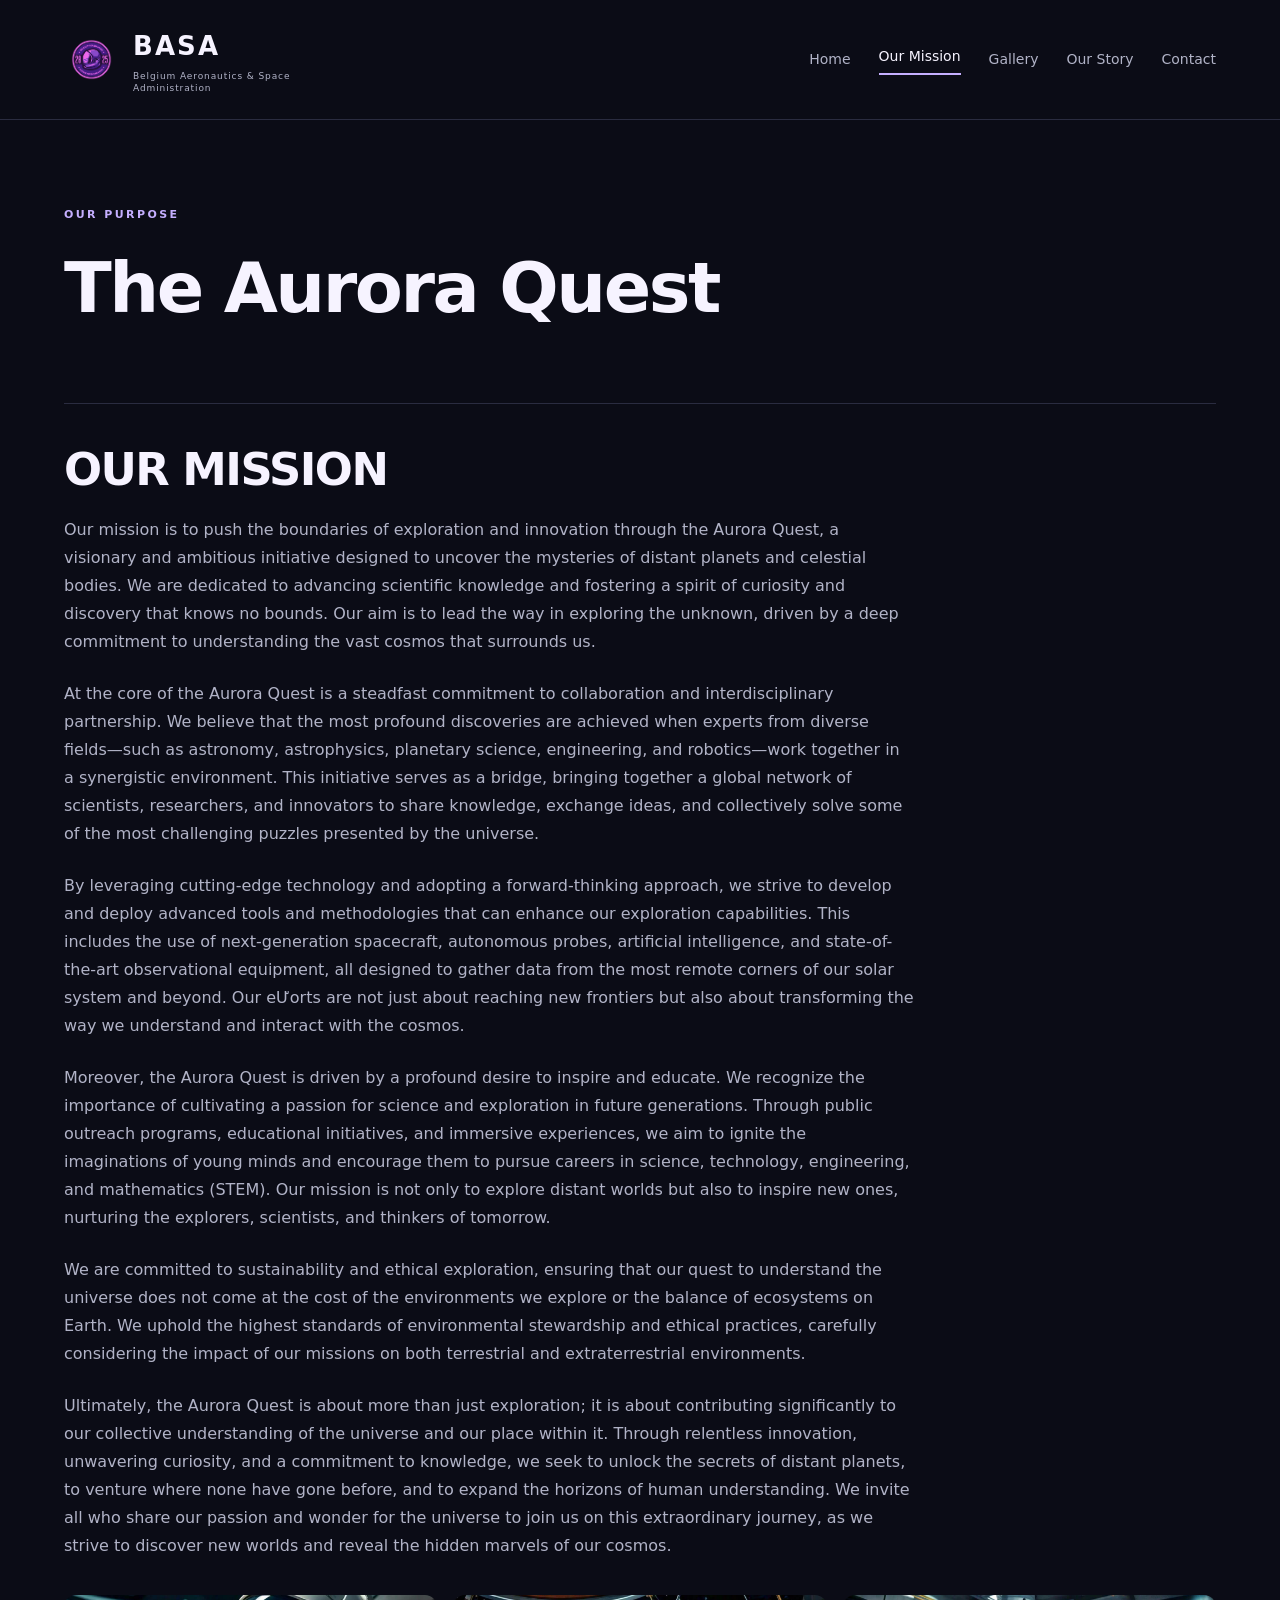
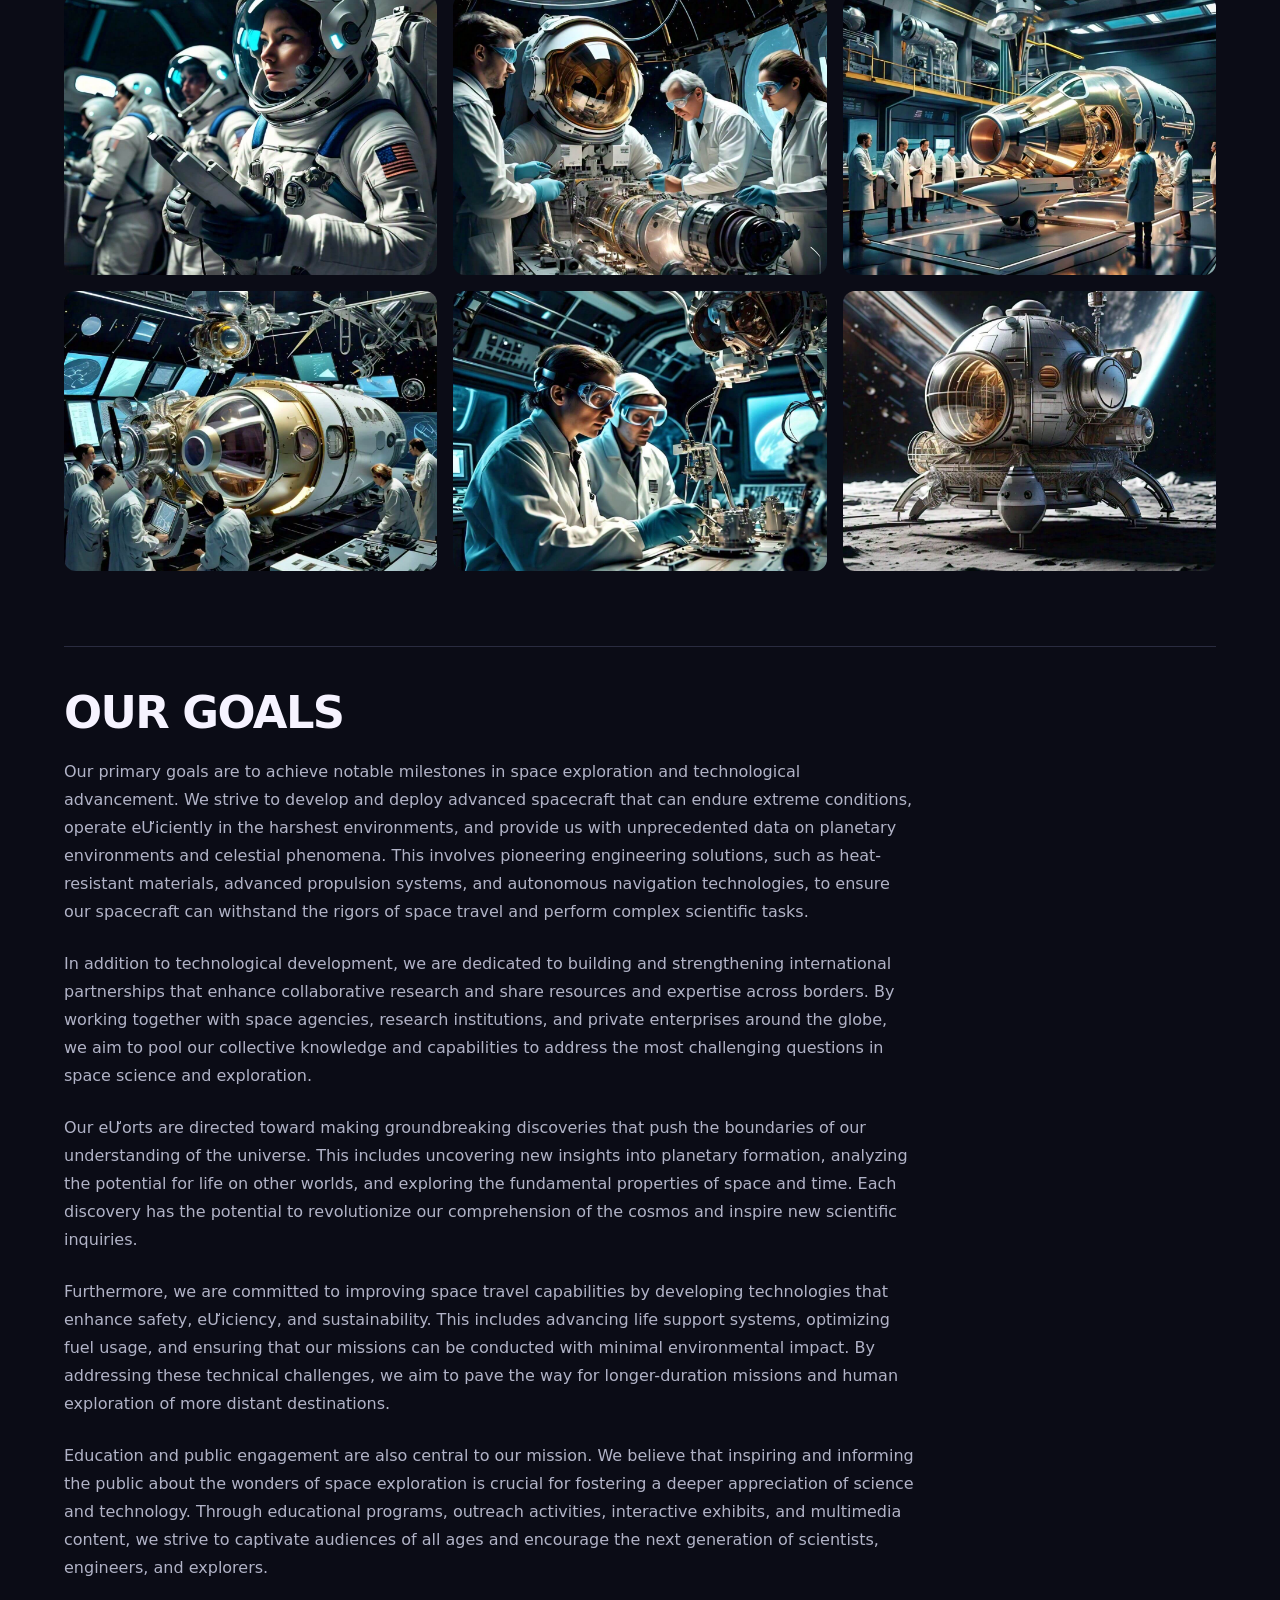
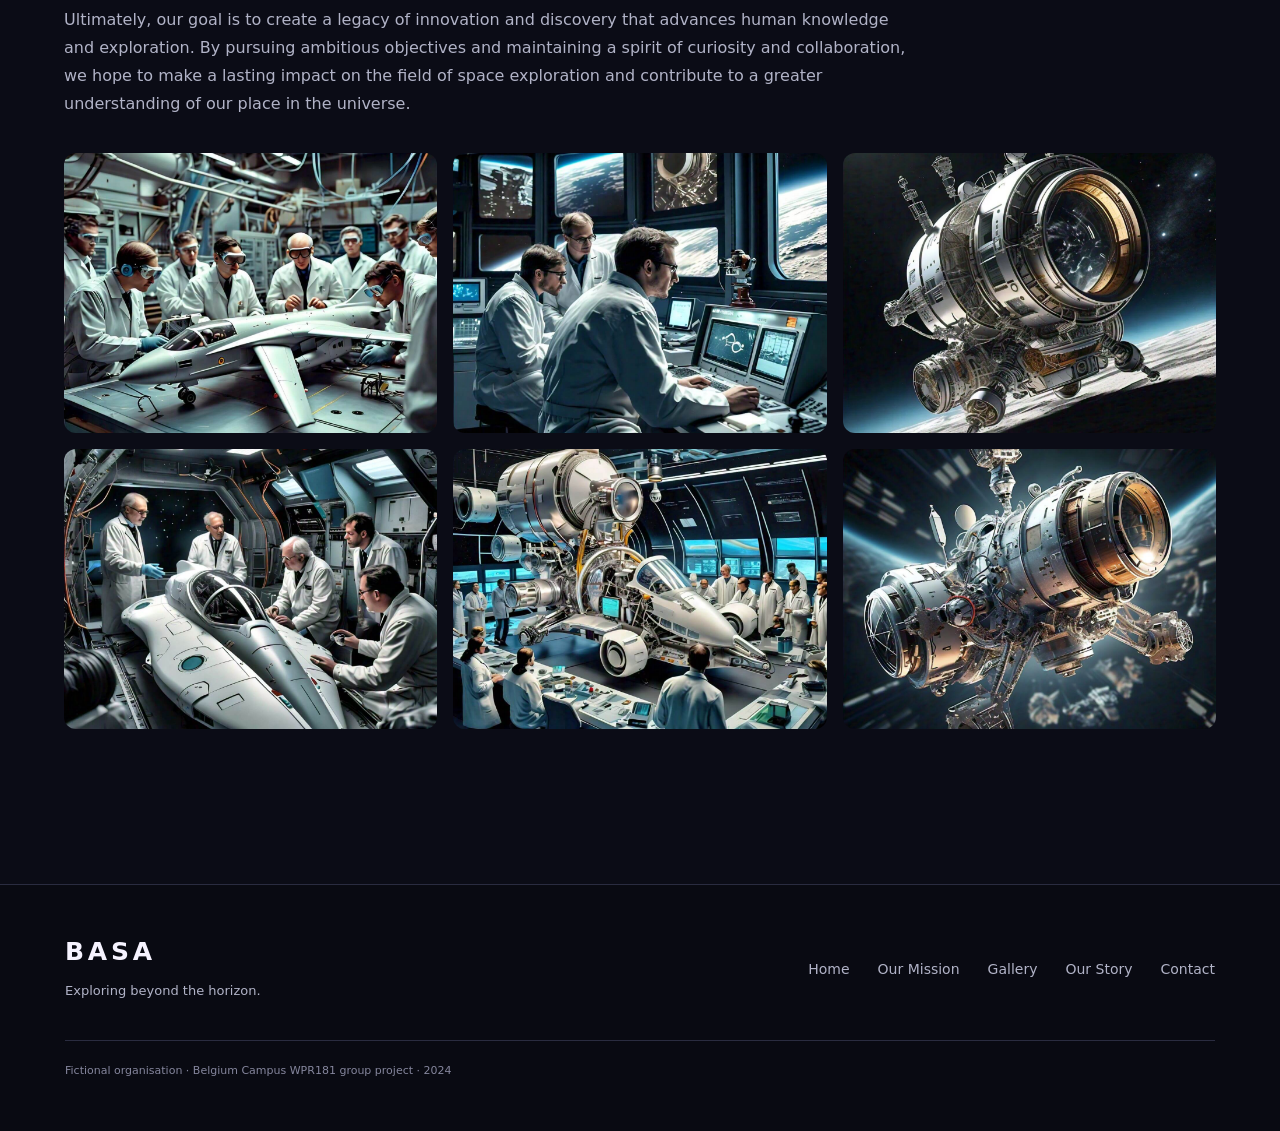
<file: OurMission.html>
<!DOCTYPE html>
<html lang="en">
<head>
    <meta charset="UTF-8">
    <meta content="width=device-width,initial-scale=1" name="viewport">
    <title>Mission | BASA</title>
    <link href="BASA.css" rel="stylesheet">
</head>
<body>
    <a class="skip-link" href="#main-content">Skip to content</a><header class="site-header"><a class="brand" href="index.html"><img src="Images/Logo.png" alt="BASA logo"><span>BASA<small>Belgium Aeronautics &amp; Space Administration</small></span></a><nav aria-label="Main navigation"><a href="index.html">Home</a><a href="OurMission.html" aria-current="page">Our Mission</a><a href="Gallery.html">Gallery</a><a href="Info.html">Our Story</a><a href="Contact.html">Contact</a></nav></header><main id="main-content">
        <section class="page-intro"><p class="eyebrow">OUR PURPOSE</p>
<h1>The Aurora Quest</h1></section><section class="mission">
            <h2>OUR MISSION</h2>
            <p>Our mission is to push the boundaries of exploration and innovation through the
                Aurora Quest, a visionary and ambitious initiative designed to uncover the mysteries of distant
                planets and celestial bodies. We are dedicated to advancing scientific knowledge and fostering
                a spirit of curiosity and discovery that knows no bounds. Our aim is to lead the way in exploring
                the unknown, driven by a deep commitment to understanding the vast cosmos that surrounds
                us.</p>
<p>At the core of the Aurora Quest is a steadfast commitment to collaboration and
                interdisciplinary partnership. We believe that the most profound discoveries are achieved when
                experts from diverse fields—such as astronomy, astrophysics, planetary science, engineering,
                and robotics—work together in a synergistic environment. This initiative serves as a bridge,
                bringing together a global network of scientists, researchers, and innovators to share
                knowledge, exchange ideas, and collectively solve some of the most challenging puzzles
                presented by the universe.</p>
<p>By leveraging cutting-edge technology and adopting a forward-thinking approach, we
                strive to develop and deploy advanced tools and methodologies that can enhance our
                exploration capabilities. This includes the use of next-generation spacecraft, autonomous
                probes, artificial intelligence, and state-of-the-art observational equipment, all designed to
                gather data from the most remote corners of our solar system and beyond. Our eƯorts are not
                just about reaching new frontiers but also about transforming the way we understand and
                interact with the cosmos.</p>
<p>Moreover, the Aurora Quest is driven by a profound desire to inspire and educate. We
                recognize the importance of cultivating a passion for science and exploration in future
                generations. Through public outreach programs, educational initiatives, and immersive
                experiences, we aim to ignite the imaginations of young minds and encourage them to pursue
                careers in science, technology, engineering, and mathematics (STEM). Our mission is not only
                to explore distant worlds but also to inspire new ones, nurturing the explorers, scientists, and
                thinkers of tomorrow.</p>
<p>We are committed to sustainability and ethical exploration, ensuring that our quest to
                understand the universe does not come at the cost of the environments we explore or the
                balance of ecosystems on Earth. We uphold the highest standards of environmental
                stewardship and ethical practices, carefully considering the impact of our missions on both
                terrestrial and extraterrestrial environments.</p>
<p>Ultimately, the Aurora Quest is about more than just exploration; it is about contributing
                significantly to our collective understanding of the universe and our place within it. Through
                relentless innovation, unwavering curiosity, and a commitment to knowledge, we seek to unlock
                the secrets of distant planets, to venture where none have gone before, and to expand the
                horizons of human understanding. We invite all who share our passion and wonder for the
                universe to join us on this extraordinary journey, as we strive to discover new worlds and reveal
                the hidden marvels of our cosmos.</p>
<div class="imagemission-container">
                    <img alt="Research Mission" src="Images/research-mission.jpg" loading="lazy">
                    <img alt="Research Mission" src="Images/mission1.jpg" loading="lazy">
                    <img alt="Research Mission" src="Images/mission2.jpg" loading="lazy">
                    <img alt="Research Mission" src="Images/mission3.jpg" loading="lazy">
                    <img alt="Research Mission" src="Images/mission4.jpg" loading="lazy">
                    <img alt="Research Mission" src="Images/mission5.jpg" loading="lazy">
                </div>
         </section>
        <section class="goals">
            <h2>OUR GOALS</h2>
            <p>Our primary goals are to achieve notable milestones in space exploration and
                technological advancement. We strive to develop and deploy advanced spacecraft that can
                endure extreme conditions, operate eƯiciently in the harshest environments, and provide us
                with unprecedented data on planetary environments and celestial phenomena. This involves
                pioneering engineering solutions, such as heat-resistant materials, advanced propulsion
                systems, and autonomous navigation technologies, to ensure our spacecraft can withstand the
                rigors of space travel and perform complex scientific tasks.</p>
<p>In addition to technological development, we are dedicated to building and
                strengthening international partnerships that enhance collaborative research and share
                resources and expertise across borders. By working together with space agencies, research
                institutions, and private enterprises around the globe, we aim to pool our collective knowledge
                and capabilities to address the most challenging questions in space science and exploration.</p>
<p>Our eƯorts are directed toward making groundbreaking discoveries that push the
                boundaries of our understanding of the universe. This includes uncovering new insights into
                planetary formation, analyzing the potential for life on other worlds, and exploring the
                fundamental properties of space and time. Each discovery has the potential to revolutionize our
                comprehension of the cosmos and inspire new scientific inquiries.</p>
<p>Furthermore, we are committed to improving space travel capabilities by developing
                technologies that enhance safety, eƯiciency, and sustainability. This includes advancing life
                support systems, optimizing fuel usage, and ensuring that our missions can be conducted with
                minimal environmental impact. By addressing these technical challenges, we aim to pave the
                way for longer-duration missions and human exploration of more distant destinations.</p>
<p>Education and public engagement are also central to our mission. We believe that
                inspiring and informing the public about the wonders of space exploration is crucial for fostering
                a deeper appreciation of science and technology. Through educational programs, outreach
                activities, interactive exhibits, and multimedia content, we strive to captivate audiences of all
                ages and encourage the next generation of scientists, engineers, and explorers.</p>
<p>Ultimately, our goal is to create a legacy of innovation and discovery that advances
                human knowledge and exploration. By pursuing ambitious objectives and maintaining a spirit of
                curiosity and collaboration, we hope to make a lasting impact on the field of space exploration
                and contribute to a greater understanding of our place in the universe.</p>
<div class="imagegoals-container">
                <img alt="Research Goal" src="Images/research-goal.jpg" loading="lazy">
                <img alt="Research Goal" src="Images/goal1.jpg" loading="lazy">
                <img alt="Research Goal" src="Images/goal2.jpg" loading="lazy">
                <img alt="Research Goal" src="Images/goal3.jpg" loading="lazy">
                <img alt="Research Goal" src="Images/goal4.jpg" loading="lazy">
                <img alt="Research Goal" src="Images/goal5.jpg" loading="lazy">
            </div>
        </section>
    </main>
    <footer class="site-footer"><div>
<strong>BASA</strong><p>Exploring beyond the horizon.</p>
</div>
<nav aria-label="Footer navigation"><a href="index.html">Home</a><a href="OurMission.html">Our Mission</a><a href="Gallery.html">Gallery</a><a href="Info.html">Our Story</a><a href="Contact.html">Contact</a></nav><p class="project-note">Fictional organisation · Belgium Campus WPR181 group project · 2024</p></footer>
</body>
</html>
</file>
<file: BASA.css>
:root{color-scheme:dark;--bg:#0b0c16;--panel:#151725;--line:#2a2c40;--muted:#b1b3c7;--accent:#c5afff;--white:#f6f3ff}*{box-sizing:border-box}html{scroll-behavior:smooth}body{margin:0;background:var(--bg);color:var(--white);font:16px/1.75 system-ui,-apple-system,BlinkMacSystemFont,'Segoe UI',sans-serif}a{color:inherit}img{max-width:100%;display:block}h1,h2,h3,h4,h5{line-height:1.15;letter-spacing:-.035em;margin:0 0 20px}h1{font-size:clamp(42px,6vw,88px);font-weight:600}h2{font-size:clamp(30px,3.5vw,48px);font-weight:550}h3{font-size:23px}h4{font-size:22px}p{color:var(--muted);margin:0 0 24px}.site-header{max-width:1440px;margin:auto;display:flex;align-items:center;justify-content:space-between;gap:30px;padding:24px 5%;border-bottom:1px solid var(--line)}.brand{display:flex;align-items:center;gap:14px;text-decoration:none;font-size:26px;font-weight:750;letter-spacing:.08em}.brand img{width:55px;height:55px;object-fit:contain}.brand small{display:block;max-width:230px;font-size:9px;font-weight:500;letter-spacing:.1em;color:var(--muted);line-height:1.4}.site-header nav,.site-footer nav{display:flex;gap:28px;align-items:center}.site-header nav a,.site-footer a{text-decoration:none;color:var(--muted);font-size:14px;white-space:nowrap}.site-header nav a:hover,.site-header nav a[aria-current]{color:var(--white)}.site-header nav a[aria-current]{border-bottom:2px solid var(--accent);padding-bottom:5px}main{max-width:1280px;margin:auto;padding:0 5% 80px}.hero{position:relative;isolation:isolate;margin:36px -2% 90px;padding:75px 6% 40px;min-height:620px;border-radius:24px;overflow:hidden;display:flex;flex-direction:column;align-items:flex-start;justify-content:center;background:linear-gradient(90deg,rgba(13,12,29,.95),rgba(18,14,35,.55) 60%,rgba(13,12,29,.15)),url('Images/bg-header.png') center/cover}.hero:after{content:'';position:absolute;inset:0;z-index:-1;background:radial-gradient(ellipse at 90% 70%,#9a66d533,transparent 60%)}.hero h1{max-width:720px}.hero>p:not(.eyebrow){max-width:490px;font-size:18px;color:#d1cbe0}.eyebrow{color:var(--accent);font-size:11px;letter-spacing:.22em;font-weight:750;margin-bottom:24px}.hero-actions{display:flex;gap:28px;align-items:center;flex-wrap:wrap;margin:10px 0 55px}.button,#ReadMoreButton,input[type=submit]{display:inline-flex;align-items:center;justify-content:space-between;gap:30px;background:var(--accent);color:#171027;text-decoration:none;padding:14px 23px;border:0;border-radius:8px;font-weight:650;font-size:14px;cursor:pointer}.button:hover,input[type=submit]:hover{background:#dacbff}.text-link{font-size:14px;text-underline-offset:6px}.hero-caption{display:flex;gap:30px;justify-content:space-between;width:100%;border-top:1px solid #ffffff30;padding-top:23px;margin-top:auto;font-size:11px;color:#dfd9ee;letter-spacing:.1em}.hero-caption span:first-child{color:var(--accent)}.section-heading{max-width:650px;margin-bottom:35px}.key-features{display:grid;grid-template-columns:repeat(3,minmax(0,1fr));gap:20px;margin-bottom:90px}.feature-item{background:var(--panel);border:1px solid var(--line);padding:30px;border-radius:14px}.card-number{font-size:10px;letter-spacing:.12em;color:var(--accent);display:block;margin-bottom:40px}.feature-item h2{font-size:25px}.feature-item p{font-size:14px}details{border-top:1px solid var(--line);padding-top:16px}summary{cursor:pointer;color:var(--accent);font-size:13px}details p{margin-top:20px}#ReadMoreButton{margin-bottom:20px;padding:9px 16px}.team-section{border-top:1px solid var(--line);padding-top:55px}.team-members{display:grid;grid-template-columns:repeat(4,minmax(0,1fr));gap:20px;margin-top:35px}.team-members>div{background:var(--panel);border:1px solid var(--line);border-radius:12px;overflow:hidden;padding:0 20px 20px}.team-members img{width:calc(100% + 40px);max-width:none;margin:0 -20px 22px;aspect-ratio:1;object-fit:cover}.team-members h3{font-size:17px;line-height:1.5;margin-bottom:8px;letter-spacing:0}.team-members h4{font-size:12px;color:var(--accent);letter-spacing:.03em;margin-bottom:16px}.team-members p{font-size:13px;margin:0}.page-intro{padding:85px 0 55px;max-width:900px}.page-intro h1{font-size:clamp(40px,5.5vw,70px)}.mission,.goals,.about-us,.mission-backstory{padding:40px 0;border-top:1px solid var(--line)}.mission>p,.goals>p,.about-us>p,.mission-backstory>p{max-width:850px}.imagemission-container,.imagegoals-container{display:grid;grid-template-columns:repeat(3,minmax(0,1fr));gap:16px;margin:35px 0}.imagemission-container img,.imagegoals-container img{width:100%;aspect-ratio:4/3;object-fit:cover;border-radius:12px}.missions{display:grid;grid-template-columns:1fr 1fr;gap:25px;margin-top:35px}.mission-1,.mission-2{padding:32px;border:1px solid var(--line);background:var(--panel);border-radius:16px}.missions h5{font-size:16px;color:var(--accent)}.missions ul{padding-left:20px;color:var(--muted);font-size:14px}.missions li{margin-bottom:12px}.gallery{display:grid;grid-template-columns:repeat(3,minmax(0,1fr));gap:22px;margin-top:40px}.gallery-item{border:1px solid var(--line);border-radius:13px;overflow:hidden;background:var(--panel)}.gallery-item img{width:100%;aspect-ratio:4/3;object-fit:cover;transition:transform .25s}.gallery-item a{display:block;overflow:hidden}.gallery-item a:hover img{transform:scale(1.04)}.desc{padding:17px 20px;font-size:13px}.contact-layout{display:grid;grid-template-columns:1fr 1.2fr;gap:30px 70px}.contact-layout .page-intro{grid-column:1/-1;padding-bottom:15px}.contact-info{padding-top:30px}.contact-info h2,.contact.form h2{font-size:28px}address{font-style:normal;padding-top:18px}address p{padding-bottom:20px;border-bottom:1px solid var(--line)}address strong{display:block;font-size:11px;letter-spacing:.12em;color:var(--accent)}.contact.form{padding:32px;background:var(--panel);border:1px solid var(--line);border-radius:16px}.contact .container{max-width:none;padding:0;background:none}.contact form{display:grid;gap:10px}.contact label{text-align:left;font-size:13px;margin-top:8px}.contact input:not([type=submit]),select,textarea{font:inherit;color:var(--white);width:100%;background:#0d0f1c;border:1px solid #3c3d54;padding:12px;border-radius:7px;resize:vertical}.contact input[type=submit]{margin-top:15px;justify-self:start}.form-note{font-size:12px}.contact #form-status{font-size:13px;color:var(--accent);margin:10px 0 0}.site-footer{border-top:1px solid var(--line);padding:45px max(5%,calc((100% - 1150px)/2));display:flex;flex-wrap:wrap;justify-content:space-between;gap:25px;background:#090a12}.site-footer strong{font-size:25px;letter-spacing:.15em}.site-footer p{font-size:13px;margin:6px 0}.site-footer .project-note{width:100%;font-size:11px;border-top:1px solid var(--line);padding-top:20px;color:#85869d}.skip-link{position:absolute;top:-80px;z-index:10;padding:10px;background:var(--accent);color:#111}.skip-link:focus{top:0}:focus-visible{outline:3px solid var(--accent);outline-offset:5px}.page-intro+section{margin-top:0}@media(max-width:1000px){.site-header{flex-wrap:wrap}.site-header nav{gap:24px}.team-members{grid-template-columns:1fr 1fr}.key-features{grid-template-columns:1fr}.card-number{margin-bottom:22px}.feature-item{padding:26px}.hero{min-height:570px}.contact-layout{gap:30px}.gallery{grid-template-columns:1fr 1fr}}@media(max-width:650px){.site-header{padding:20px 5%;gap:20px}.site-header nav{width:100%;gap:0;justify-content:space-between}.site-header nav a{font-size:11px}.brand small{max-width:none}.hero{padding:42px 7% 25px;margin-top:22px;margin-bottom:55px;min-height:560px;border-radius:14px}.hero h1{font-size:48px}.hero>p:not(.eyebrow){font-size:16px}.hero-caption{gap:15px;font-size:8px}.team-members,.missions,.contact-layout{grid-template-columns:1fr}.contact-layout .page-intro{grid-column:auto}.team-members>div{padding:0 25px 25px}.team-members img{margin:0 -25px 25px;width:calc(100% + 50px);aspect-ratio:4/3}.gallery{gap:12px}.desc{font-size:11px;padding:12px}.imagemission-container,.imagegoals-container{grid-template-columns:1fr 1fr}.page-intro{padding:50px 0 35px}.site-footer nav{gap:18px;flex-wrap:wrap}.contact.form{padding:24px}.section-heading h2{font-size:35px}.mission-1,.mission-2{padding:25px}}@media(prefers-reduced-motion:reduce){*{scroll-behavior:auto!important;transition:none!important}}
</file>
